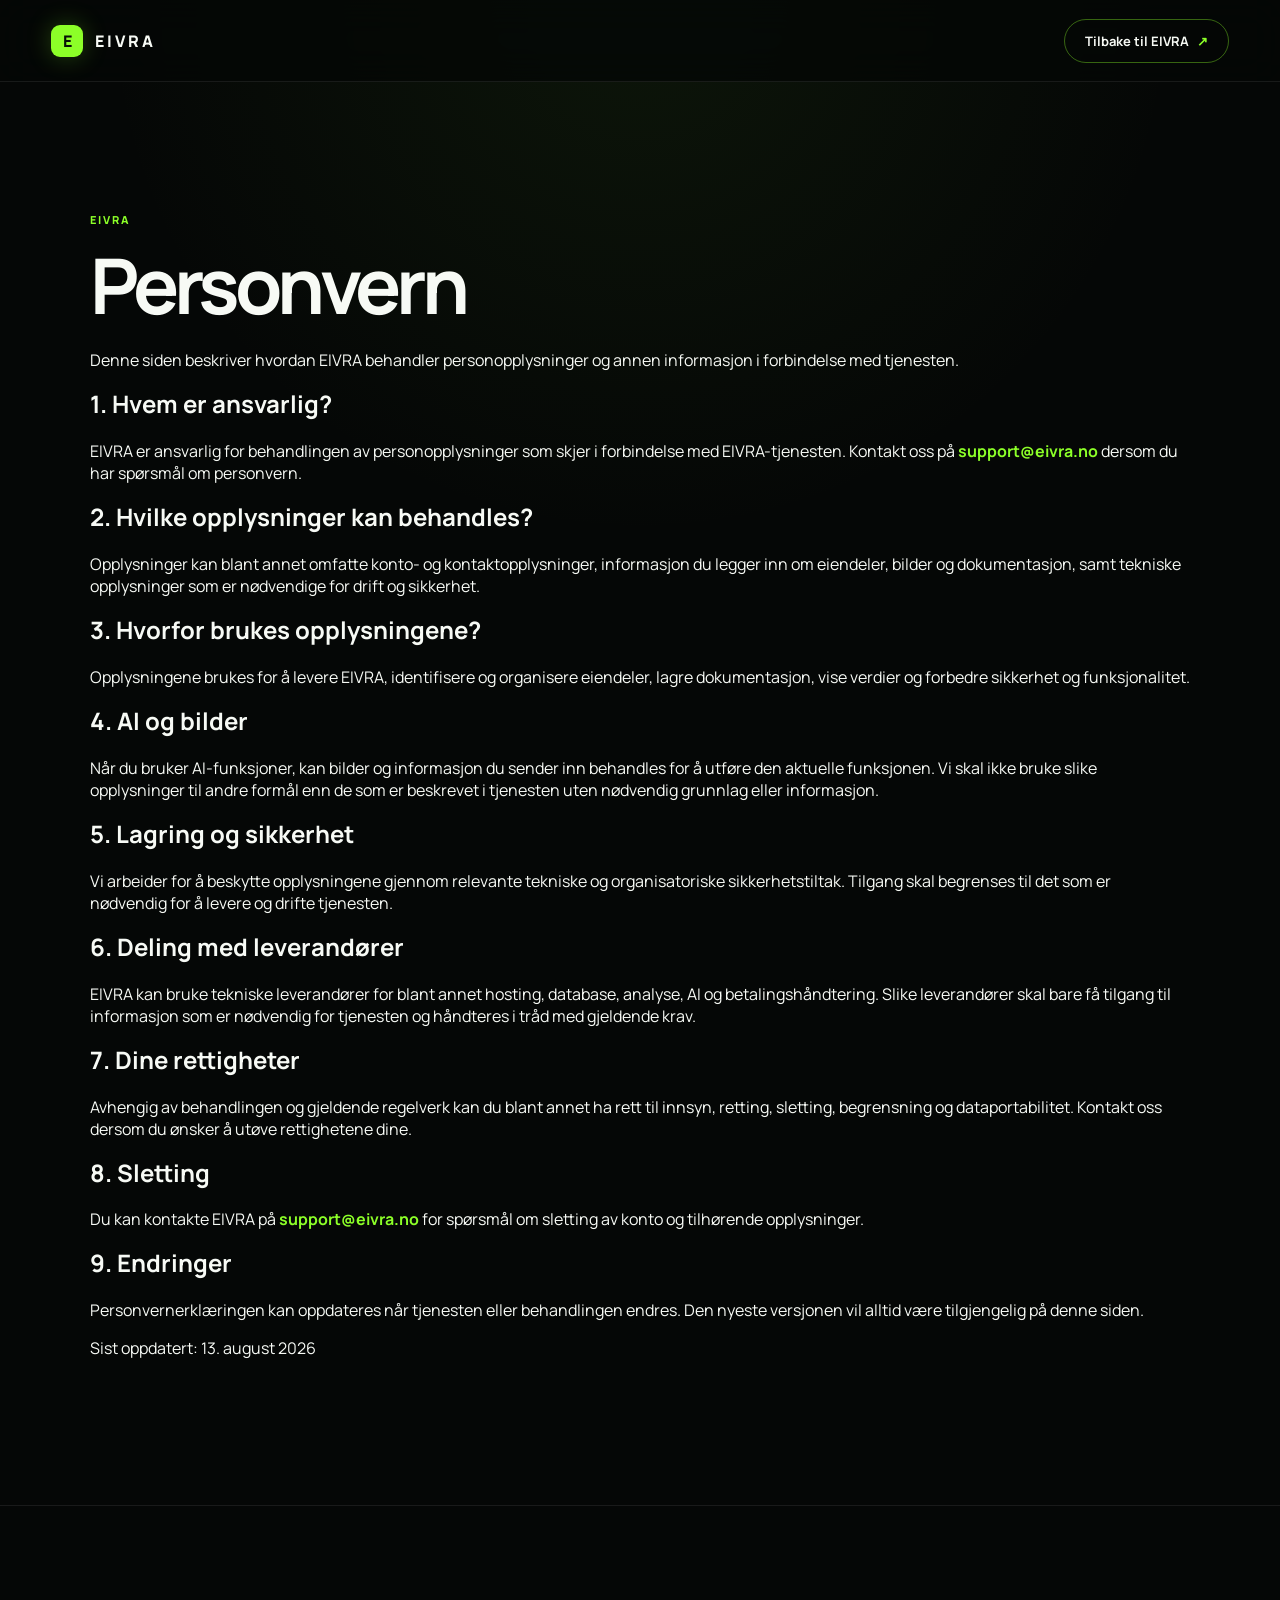
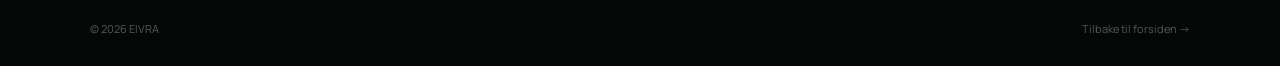
<file: personvern.html>
<!doctype html>
<html lang="no">
<head>
  <meta charset="utf-8">
  <meta name="viewport" content="width=device-width, initial-scale=1">
  <meta name="description" content="Personvernerklæring for EIVRA.">
  <title>Personvern — EIVRA</title>
  <link rel="stylesheet" href="styles.css">
</head>
<body>
  <header class="nav scrolled">
    <a class="brand" href="index.html" aria-label="EIVRA hjem"><span class="brand-mark">E</span><span>EIVRA</span></a>
    <a class="nav-cta" href="index.html">Tilbake til EIVRA <span>↗</span></a>
  </header>
  <main>
    <section class="section legal">
      <div class="eyebrow">EIVRA</div>
      <h1>Personvern</h1>
      <p class="legal-lead">Denne siden beskriver hvordan EIVRA behandler personopplysninger og annen informasjon i forbindelse med tjenesten.</p>

      <h2>1. Hvem er ansvarlig?</h2>
      <p>EIVRA er ansvarlig for behandlingen av personopplysninger som skjer i forbindelse med EIVRA-tjenesten. Kontakt oss på <a class="text-link" href="mailto:support@eivra.no">support@eivra.no</a> dersom du har spørsmål om personvern.</p>

      <h2>2. Hvilke opplysninger kan behandles?</h2>
      <p>Opplysninger kan blant annet omfatte konto- og kontaktopplysninger, informasjon du legger inn om eiendeler, bilder og dokumentasjon, samt tekniske opplysninger som er nødvendige for drift og sikkerhet.</p>

      <h2>3. Hvorfor brukes opplysningene?</h2>
      <p>Opplysningene brukes for å levere EIVRA, identifisere og organisere eiendeler, lagre dokumentasjon, vise verdier og forbedre sikkerhet og funksjonalitet.</p>

      <h2>4. AI og bilder</h2>
      <p>Når du bruker AI-funksjoner, kan bilder og informasjon du sender inn behandles for å utføre den aktuelle funksjonen. Vi skal ikke bruke slike opplysninger til andre formål enn de som er beskrevet i tjenesten uten nødvendig grunnlag eller informasjon.</p>

      <h2>5. Lagring og sikkerhet</h2>
      <p>Vi arbeider for å beskytte opplysningene gjennom relevante tekniske og organisatoriske sikkerhetstiltak. Tilgang skal begrenses til det som er nødvendig for å levere og drifte tjenesten.</p>

      <h2>6. Deling med leverandører</h2>
      <p>EIVRA kan bruke tekniske leverandører for blant annet hosting, database, analyse, AI og betalingshåndtering. Slike leverandører skal bare få tilgang til informasjon som er nødvendig for tjenesten og håndteres i tråd med gjeldende krav.</p>

      <h2>7. Dine rettigheter</h2>
      <p>Avhengig av behandlingen og gjeldende regelverk kan du blant annet ha rett til innsyn, retting, sletting, begrensning og dataportabilitet. Kontakt oss dersom du ønsker å utøve rettighetene dine.</p>

      <h2>8. Sletting</h2>
      <p>Du kan kontakte EIVRA på <a class="text-link" href="mailto:support@eivra.no">support@eivra.no</a> for spørsmål om sletting av konto og tilhørende opplysninger.</p>

      <h2>9. Endringer</h2>
      <p>Personvernerklæringen kan oppdateres når tjenesten eller behandlingen endres. Den nyeste versjonen vil alltid være tilgjengelig på denne siden.</p>

      <p class="legal-updated">Sist oppdatert: 13. august 2026</p>
    </section>
  </main>
  <footer class="footer"><div class="footer-bottom"><span>© <span id="year"></span> EIVRA</span><a href="index.html">Tilbake til forsiden →</a></div></footer>
  <script src="script.js"></script>
</body>
</html>
</file>
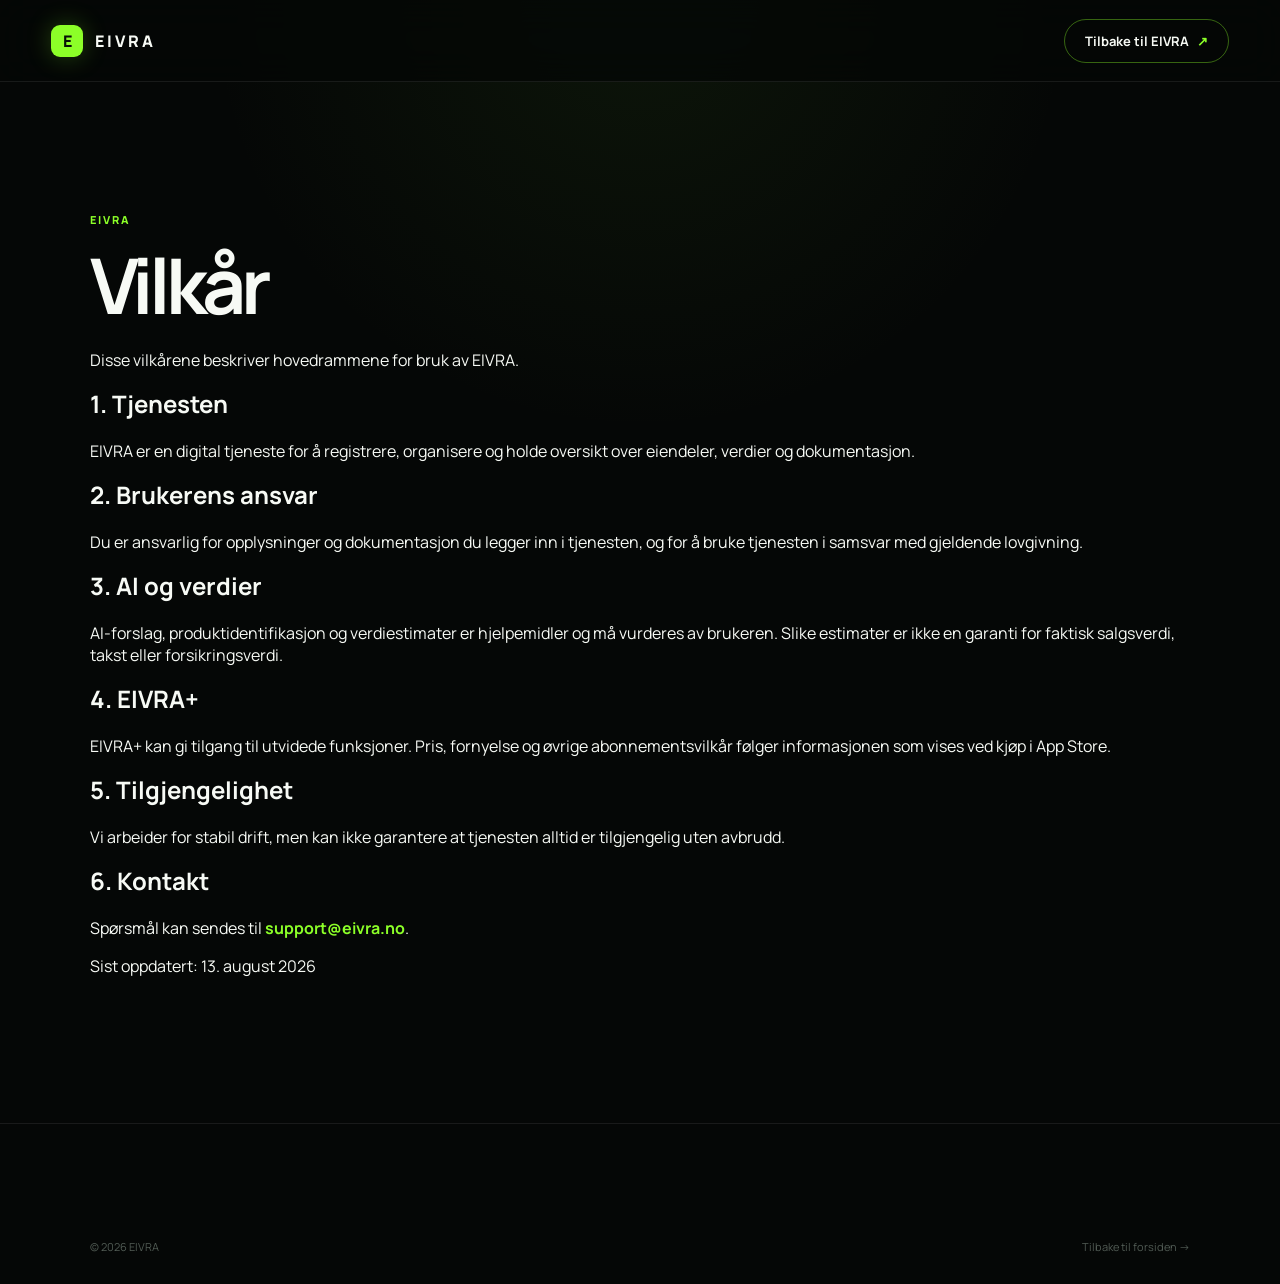
<file: vilkar.html>
<!doctype html>
<html lang="no">
<head>
  <meta charset="utf-8">
  <meta name="viewport" content="width=device-width, initial-scale=1">
  <meta name="description" content="Vilkår for EIVRA.">
  <title>Vilkår — EIVRA</title>
  <link rel="stylesheet" href="styles.css">
</head>
<body>
  <header class="nav scrolled">
    <a class="brand" href="index.html" aria-label="EIVRA hjem"><span class="brand-mark">E</span><span>EIVRA</span></a>
    <a class="nav-cta" href="index.html">Tilbake til EIVRA <span>↗</span></a>
  </header>
  <main>
    <section class="section legal">
      <div class="eyebrow">EIVRA</div>
      <h1>Vilkår</h1>
      <p class="legal-lead">Disse vilkårene beskriver hovedrammene for bruk av EIVRA.</p>

      <h2>1. Tjenesten</h2>
      <p>EIVRA er en digital tjeneste for å registrere, organisere og holde oversikt over eiendeler, verdier og dokumentasjon.</p>

      <h2>2. Brukerens ansvar</h2>
      <p>Du er ansvarlig for opplysninger og dokumentasjon du legger inn i tjenesten, og for å bruke tjenesten i samsvar med gjeldende lovgivning.</p>

      <h2>3. AI og verdier</h2>
      <p>AI-forslag, produktidentifikasjon og verdiestimater er hjelpemidler og må vurderes av brukeren. Slike estimater er ikke en garanti for faktisk salgsverdi, takst eller forsikringsverdi.</p>

      <h2>4. EIVRA+</h2>
      <p>EIVRA+ kan gi tilgang til utvidede funksjoner. Pris, fornyelse og øvrige abonnementsvilkår følger informasjonen som vises ved kjøp i App Store.</p>

      <h2>5. Tilgjengelighet</h2>
      <p>Vi arbeider for stabil drift, men kan ikke garantere at tjenesten alltid er tilgjengelig uten avbrudd.</p>

      <h2>6. Kontakt</h2>
      <p>Spørsmål kan sendes til <a class="text-link" href="mailto:support@eivra.no">support@eivra.no</a>.</p>

      <p class="legal-updated">Sist oppdatert: 13. august 2026</p>
    </section>
  </main>
  <footer class="footer"><div class="footer-bottom"><span>© <span id="year"></span> EIVRA</span><a href="index.html">Tilbake til forsiden →</a></div></footer>
  <script src="script.js"></script>
</body>
</html>
</file>
<file: styles.css>
@import url('https://fonts.googleapis.com/css2?family=Manrope:wght@400;500;600;700;800&display=swap');

:root {
  --bg: #050706;
  --bg-soft: #090d0a;
  --card: #0b110d;
  --card-2: #0d1510;

  --green: #8cff28;
  --green-bright: #9aff32;
  --green-dark: #173119;
  --green-glow: rgba(140, 255, 40, .28);

  --white: #f7faf5;
  --muted: #8d9990;
  --line: rgba(150, 255, 80, .16);

  --radius: 28px;
}

* {
  box-sizing: border-box;
}

html {
  scroll-behavior: smooth;
}

body {
  margin: 0;
  background:
    radial-gradient(circle at 50% 0%, rgba(80, 150, 40, .10), transparent 30%),
    var(--bg);
  color: var(--white);
  font-family: 'Manrope', Arial, sans-serif;
  overflow-x: hidden;
}

a {
  color: inherit;
  text-decoration: none;
}

button {
  font: inherit;
}

.noise {
  position: fixed;
  inset: 0;
  pointer-events: none;
  opacity: .035;
  z-index: 100;
  background-image:
    url("data:image/svg+xml,%3Csvg viewBox='0 0 180 180' xmlns='http://www.w3.org/2000/svg'%3E%3Cfilter id='n'%3E%3CfeTurbulence type='fractalNoise' baseFrequency='.8' numOctaves='3' stitchTiles='stitch'/%3E%3C/filter%3E%3Crect width='100%25' height='100%25' filter='url(%23n)' opacity='.5'/%3E%3C/svg%3E");
}

.cursor-glow {
  position: fixed;
  width: 360px;
  height: 360px;
  border-radius: 50%;
  pointer-events: none;
  z-index: 2;
  transform: translate(-50%, -50%);
  background: radial-gradient(
    circle,
    rgba(140,255,40,.13) 0%,
    rgba(140,255,40,.05) 25%,
    transparent 68%
  );
  mix-blend-mode: screen;
}


/* NAV */

.nav {
  height: 82px;
  padding: 0 4%;
  display: flex;
  align-items: center;
  justify-content: space-between;
  border-bottom: 1px solid rgba(255,255,255,.08);
  position: sticky;
  top: 0;
  z-index: 50;
  background: rgba(5,7,6,.78);
  backdrop-filter: blur(18px);
}

.brand {
  display: flex;
  align-items: center;
  gap: 12px;
  font-size: 16px;
  font-weight: 800;
  letter-spacing: .18em;
}

.brand-mark {
  width: 32px;
  height: 32px;
  display: grid;
  place-items: center;
  background: var(--green);
  color: #071006;
  border-radius: 9px;
  font-weight: 900;
  letter-spacing: 0;
  box-shadow: 0 0 25px rgba(140,255,40,.25);
}

.nav-links {
  display: flex;
  gap: 38px;
}

.nav-links a {
  color: #9aa39c;
  font-size: 13px;
  font-weight: 600;
  transition: .25s ease;
}

.nav-links a:hover {
  color: var(--green);
}

.nav-cta {
  border: 1px solid rgba(140,255,40,.38);
  padding: 12px 20px;
  border-radius: 999px;
  font-size: 13px;
  font-weight: 700;
  transition: .25s ease;
}

.nav-cta:hover {
  background: var(--green);
  color: #071006;
  box-shadow: 0 0 30px rgba(140,255,40,.25);
}

.nav-cta span {
  color: var(--green);
  margin-left: 5px;
}

.nav-cta:hover span {
  color: #071006;
}

.menu {
  display: none;
}


/* HERO */

.hero {
  min-height: 720px;
  max-width: 1400px;
  margin: auto;
  padding: 100px 7%;
  display: grid;
  grid-template-columns: 1.1fr .9fr;
  align-items: center;
  gap: 50px;
  position: relative;
}

.hero-copy {
  position: relative;
  z-index: 3;
}

.eyebrow {
  color: var(--green);
  font-size: 11px;
  font-weight: 800;
  letter-spacing: .18em;
  margin-bottom: 22px;
}

.pulse {
  display: inline-block;
  width: 7px;
  height: 7px;
  background: var(--green);
  border-radius: 50%;
  margin-right: 10px;
  box-shadow: 0 0 15px var(--green);
}

h1,
h2,
h3,
p {
  margin-top: 0;
}

h1 {
  font-size: clamp(58px, 6vw, 94px);
  line-height: .94;
  letter-spacing: -.065em;
  max-width: 850px;
  margin-bottom: 28px;
}

h1 em,
h2 em {
  color: var(--green);
  font-style: normal;
}

.hero-text {
  color: #9ba49d;
  font-size: 17px;
  line-height: 1.75;
  max-width: 620px;
}

.hero-actions {
  display: flex;
  gap: 12px;
  margin-top: 34px;
}

.button {
  display: inline-flex;
  align-items: center;
  justify-content: center;
  gap: 12px;
  border-radius: 12px;
  padding: 15px 22px;
  font-weight: 800;
  font-size: 14px;
  border: 1px solid transparent;
  cursor: pointer;
  transition: .25s ease;
}

.button.primary {
  background: var(--green);
  color: #071006;
  box-shadow: 0 0 30px rgba(140,255,40,.15);
}

.button.primary:hover {
  transform: translateY(-2px);
  box-shadow: 0 0 45px rgba(140,255,40,.32);
}

.button.ghost {
  border-color: rgba(255,255,255,.14);
  color: #d9ddd9;
}

.button.ghost:hover {
  border-color: var(--green);
  color: var(--green);
}

.hero-note {
  margin-top: 24px;
  display: flex;
  gap: 18px;
  color: #6f7971;
  font-size: 11px;
}

.hero-note span {
  color: var(--green);
}


/* PHONE */

.hero-visual {
  min-height: 540px;
  display: grid;
  place-items: center;
  position: relative;
}

.orb {
  position: absolute;
  border-radius: 50%;
  filter: blur(40px);
}

.orb-a {
  width: 320px;
  height: 320px;
  background: rgba(110,255,30,.13);
}

.orb-b {
  width: 200px;
  height: 200px;
  background: rgba(0,255,130,.08);
  right: 0;
  bottom: 20px;
}

.phone {
  width: 300px;
  min-height: 560px;
  border: 1px solid rgba(255,255,255,.18);
  border-radius: 38px;
  padding: 22px;
  transform: rotate(5deg);
  background:
    linear-gradient(145deg, rgba(24,31,28,.95), rgba(7,11,9,.98));
  box-shadow:
    0 35px 100px rgba(0,0,0,.7),
    0 0 70px rgba(140,255,40,.08);
  position: relative;
  z-index: 3;
}

.phone-top {
  display: flex;
  justify-content: space-between;
  color: #aeb6af;
  font-size: 9px;
  margin-bottom: 30px;
}

.phone-greeting {
  font-size: 13px;
  color: #9ba59d;
  margin-bottom: 12px;
}

.value-card {
  padding: 20px;
  border-radius: 19px;
  background: linear-gradient(145deg, #162b1d, #0d1811);
  border: 1px solid rgba(140,255,40,.2);
}

.value-card small {
  display: block;
  color: #93a097;
  font-size: 10px;
}

.value-card strong {
  display: block;
  font-size: 25px;
  margin: 9px 0;
}

.trend {
  color: var(--green);
  font-size: 9px;
}

.mini-grid {
  display: grid;
  grid-template-columns: 1fr 1fr;
  gap: 8px;
  margin: 10px 0;
}

.mini-grid div {
  padding: 14px;
  background: rgba(255,255,255,.025);
  border-radius: 13px;
}

.mini-grid b {
  display: block;
  font-size: 18px;
}

.mini-grid span {
  color: #768078;
  font-size: 8px;
}

.asset {
  display: grid;
  grid-template-columns: 32px 1fr auto;
  gap: 9px;
  align-items: center;
  padding: 15px 0;
  border-bottom: 1px solid rgba(255,255,255,.08);
}

.asset-icon {
  width: 31px;
  height: 31px;
  display: grid;
  place-items: center;
  border-radius: 10px;
  background: #17241a;
  color: var(--green);
}

.asset b {
  display: block;
  font-size: 10px;
}

.asset span {
  color: #6f7a71;
  font-size: 7px;
}

.asset strong {
  font-size: 9px;
}

.scan {
  margin-top: 18px;
  padding: 13px;
  border: 1px dashed rgba(140,255,40,.25);
  border-radius: 13px;
  color: #94a096;
  text-align: center;
  font-size: 9px;
}

.scan span {
  color: var(--green);
}


/* TICKER */

.ticker {
  border-top: 1px solid rgba(255,255,255,.08);
  border-bottom: 1px solid rgba(255,255,255,.08);
  padding: 20px;
  display: flex;
  justify-content: center;
  flex-wrap: wrap;
  gap: 20px;
  color: #69736b;
  font-size: 10px;
  font-weight: 800;
  letter-spacing: .16em;
}

.ticker i {
  color: var(--green);
  font-style: normal;
}


/* SECTIONS */

.section {
  max-width: 1400px;
  margin: auto;
  padding: 130px 7%;
}

.section-head {
  display: grid;
  grid-template-columns: 1fr .8fr;
  gap: 80px;
  align-items: end;
  margin-bottom: 60px;
}

.section-head h2 {
  font-size: clamp(45px, 5vw, 72px);
  line-height: .95;
  letter-spacing: -.055em;
  margin-bottom: 0;
}

.section-head p {
  color: #7f8981;
  line-height: 1.8;
  max-width: 550px;
}


/* FEATURES */

.feature-grid {
  display: grid;
  grid-template-columns: repeat(3, 1fr);
  gap: 14px;
}

.feature {
  padding: 34px;
  min-height: 270px;
  border: 1px solid rgba(255,255,255,.08);
  border-radius: var(--radius);
  background: linear-gradient(145deg, #0a0f0c, #080b09);
  transition: .3s ease;
}

.feature:hover {
  transform: translateY(-5px);
  border-color: rgba(140,255,40,.28);
  box-shadow: 0 25px 60px rgba(0,0,0,.3);
}

.feature-large {
  grid-column: span 2;
}

.feature-icon {
  color: var(--green);
  font-size: 25px;
  margin-bottom: 35px;
}

.feature h3 {
  font-size: 22px;
  letter-spacing: -.03em;
}

.feature p {
  color: #78827a;
  line-height: 1.7;
  font-size: 14px;
}

.feature-chip {
  color: var(--green);
  font-size: 9px;
  font-weight: 800;
  letter-spacing: .15em;
  margin-top: 25px;
}


/* DARK SECTION */

.dark-section {
  padding: 130px 7%;
  background:
    radial-gradient(circle at 50% 0%, rgba(120,255,50,.08), transparent 35%),
    #070a08;
  border-top: 1px solid rgba(255,255,255,.05);
  border-bottom: 1px solid rgba(255,255,255,.05);
}

.dark-section .section-head,
.dark-section .steps {
  max-width: 1200px;
  margin-left: auto;
  margin-right: auto;
}

.section-head.light p {
  color: #68726a;
}

.steps {
  display: grid;
  grid-template-columns: repeat(3, 1fr);
  gap: 15px;
}

.step {
  padding: 35px;
  border-left: 1px solid rgba(140,255,40,.18);
}

.step > span {
  color: var(--green);
  font-size: 12px;
  font-weight: 800;
}

.step h3 {
  font-size: 25px;
  margin: 40px 0 12px;
}

.step p {
  color: #747e76;
  line-height: 1.7;
}


/* PLUS */

.plus-card {
  padding: 70px;
  border-radius: 34px;
  background:
    radial-gradient(circle at 80% 20%, rgba(140,255,40,.15), transparent 30%),
    linear-gradient(145deg, #0c1510, #08100b);
  border: 1px solid rgba(140,255,40,.18);
}

.plus-card h2 {
  font-size: clamp(48px, 6vw, 80px);
  line-height: .95;
  letter-spacing: -.06em;
  margin-bottom: 25px;
}

.plus-card p {
  color: #7d877f;
}

.plus-price {
  margin: 40px 0;
  display: flex;
  align-items: baseline;
  gap: 8px;
}

.plus-price strong {
  font-size: 52px;
  color: var(--green);
}

.plus-price span {
  color: #68736b;
}

.plus-features {
  display: grid;
  grid-template-columns: repeat(2, 1fr);
  gap: 13px;
  color: #bbc3bc;
}

.plus-features span::first-letter {
  color: var(--green);
}


/* SECURITY */

.split {
  display: grid;
  grid-template-columns: 1fr 1fr;
  gap: 15px;
}

.security-card,
.quote-card {
  border: 1px solid rgba(255,255,255,.08);
  border-radius: var(--radius);
  padding: 60px;
  min-height: 430px;
  background: #080c09;
}

.security-card h2 {
  font-size: clamp(45px, 5vw, 70px);
  line-height: .95;
  letter-spacing: -.06em;
}

.security-card p {
  color: #788179;
  line-height: 1.8;
  max-width: 600px;
}

.text-link {
  color: var(--green);
  font-weight: 700;
}

.quote-card {
  display: flex;
  flex-direction: column;
  justify-content: center;
  background:
    radial-gradient(circle at 50% 40%, rgba(140,255,40,.08), transparent 50%),
    #080c09;
}

.quote-mark {
  font-size: 80px;
  color: var(--green);
  line-height: .5;
}

blockquote {
  font-size: 35px;
  line-height: 1.1;
  letter-spacing: -.04em;
  max-width: 500px;
}

.quote-card > span {
  color: #68726b;
}


/* CTA */

.cta-section {
  max-width: 1100px;
  margin: 80px auto 130px;
  padding: 100px 30px;
  text-align: center;
  border: 1px solid rgba(140,255,40,.2);
  border-radius: 32px;
  position: relative;
  overflow: hidden;
  background:
    radial-gradient(circle at 50% 20%, rgba(140,255,40,.14), transparent 35%),
    #080c09;
}

.cta-section h2 {
  font-size: clamp(52px, 7vw, 92px);
  line-height: .92;
  letter-spacing: -.065em;
  margin-bottom: 25px;
}

.cta-section p {
  color: #7b857d;
  margin-bottom: 30px;
}

.button.big {
  min-width: 180px;
}

.support-line {
  margin-top: 15px;
  display: flex;
  justify-content: center;
  align-items: center;
  gap: 16px;
  color: #8c958e;
  font-size: 13px;
}

.support-line a:hover {
  color: var(--green);
}

.support-divider {
  width: 1px;
  height: 17px;
  background: rgba(255,255,255,.15);
}


/* FOOTER */

.footer {
  max-width: 1400px;
  margin: auto;
  padding: 60px 7% 30px;
  border-top: 1px solid rgba(255,255,255,.08);
}

.footer-brand p {
  color: #69736b;
  font-size: 13px;
}

.footer-links {
  display: flex;
  gap: 28px;
  margin-top: 35px;
  color: #778078;
  font-size: 13px;
}

.footer-links a:hover {
  color: var(--green);
}

.footer-bottom {
  display: flex;
  justify-content: space-between;
  margin-top: 55px;
  color: #515b54;
  font-size: 11px;
}


/* MODAL */

.modal {
  position: fixed;
  inset: 0;
  z-index: 200;
  display: none;
  align-items: center;
  justify-content: center;
  padding: 20px;
}

.modal.active {
  display: flex;
}

.modal-backdrop {
  position: absolute;
  inset: 0;
  background: rgba(0,0,0,.78);
  backdrop-filter: blur(14px);
}


/*
   VANLIG VISITTKORT-FORMAT
   ca. 1.75 : 1
*/
.business-card {
  width: min(720px, 94vw);
  aspect-ratio: 1.75 / 1;
  min-height: 390px;
  position: relative;
  z-index: 2;
  border-radius: 24px;
  padding: 30px;
  overflow: hidden;

  background:
    radial-gradient(circle at 85% 15%, rgba(140,255,40,.16), transparent 30%),
    linear-gradient(145deg, #0c130e, #060906);

  border: 1px solid rgba(140,255,40,.35);

  box-shadow:
    0 40px 120px rgba(0,0,0,.8),
    0 0 70px rgba(140,255,40,.13);

  transform: scale(.96);
  opacity: 0;
  transition: .25s ease;
}

.modal.active .business-card {
  transform: scale(1);
  opacity: 1;
}

.modal-close {
  position: absolute;
  top: 18px;
  right: 20px;
  width: 38px;
  height: 38px;
  border: 0;
  border-radius: 50%;
  background: rgba(255,255,255,.06);
  color: white;
  font-size: 27px;
  line-height: 1;
  cursor: pointer;
  transition: .2s ease;
}

.modal-close:hover {
  background: var(--green);
  color: #071006;
}

.card-top {
  border-bottom: 1px solid rgba(255,255,255,.09);
  padding-bottom: 20px;
  margin-bottom: 20px;
}

.card-logo {
  display: flex;
  align-items: center;
  gap: 12px;
}

.card-logo span {
  width: 42px;
  height: 42px;
  display: grid;
  place-items: center;
  border-radius: 11px;
  background: var(--green);
  color: #071006;
  font-weight: 900;
  font-size: 19px;
}

.card-logo strong {
  font-size: 20px;
  letter-spacing: .16em;
}

.card-content {
  display: grid;
  grid-template-columns: 1fr 180px;
  gap: 25px;
}

.contact-row {
  display: flex;
  align-items: center;
  gap: 13px;
  margin-bottom: 13px;
}

.contact-icon {
  width: 30px;
  height: 30px;
  display: grid;
  place-items: center;
  border-radius: 8px;
  color: var(--green);
  background: rgba(140,255,40,.07);
  flex: 0 0 auto;
}

.contact-row small {
  display: block;
  color: #68736b;
  font-size: 9px;
  margin-bottom: 3px;
}

.contact-row strong,
.contact-row a {
  display: block;
  color: #f0f3ef;
  font-size: 12px;
  font-weight: 700;
}

.contact-row a:hover {
  color: var(--green);
}

.qr-area {
  display: flex;
  flex-direction: column;
  align-items: center;
  justify-content: center;
  gap: 7px;
}

#qrcode {
  width: 125px;
  height: 125px;
  padding: 7px;
  background: white;
  border-radius: 10px;
}

#qrcode img,
#qrcode canvas {
  width: 111px !important;
  height: 111px !important;
}

.qr-area span {
  color: #68736b;
  font-size: 8px;
}

.vcard-button {
  width: 100%;
  margin-top: 17px;
  padding: 11px;
  border: 1px solid rgba(140,255,40,.22);
  border-radius: 11px;
  background: rgba(140,255,40,.05);
  color: var(--green);
  cursor: pointer;
  font-size: 11px;
  font-weight: 800;
  transition: .2s ease;
}

.vcard-button:hover {
  background: var(--green);
  color: #071006;
}


/* MOBILE */

@media (max-width: 900px) {

  .nav-links,
  .nav-cta {
    display: none;
  }

  .menu {
    display: block;
    background: none;
    border: 0;
    color: white;
    font-size: 22px;
  }

  .hero {
    grid-template-columns: 1fr;
    padding-top: 70px;
  }

  .hero-visual {
    min-height: 580px;
  }

  .section-head {
    grid-template-columns: 1fr;
    gap: 25px;
  }

  .feature-grid {
    grid-template-columns: 1fr;
  }

  .feature-large {
    grid-column: span 1;
  }

  .steps {
    grid-template-columns: 1fr;
  }

  .split {
    grid-template-columns: 1fr;
  }

  .plus-features {
    grid-template-columns: 1fr;
  }

  .business-card {
    aspect-ratio: auto;
    min-height: auto;
    padding: 25px;
  }

  .card-content {
    grid-template-columns: 1fr;
  }

  .qr-area {
    flex-direction: row;
    justify-content: flex-start;
  }

  #qrcode {
    width: 100px;
    height: 100px;
  }

  #qrcode img,
  #qrcode canvas {
    width: 86px !important;
    height: 86px !important;
  }

}

@media (max-width: 600px) {

  h1 {
    font-size: 52px;
  }

  .hero {
    padding-left: 5%;
    padding-right: 5%;
  }

  .section {
    padding: 90px 5%;
  }

  .hero-actions {
    flex-direction: column;
  }

  .hero-actions .button {
    width: 100%;
  }

  .hero-note {
    flex-direction: column;
    gap: 7px;
  }

  .phone {
    transform: rotate(2deg) scale(.9);
  }

  .security-card,
  .quote-card,
  .plus-card {
    padding: 35px;
  }

  .support-line {
    flex-direction: column;
    gap: 8px;
  }

  .support-divider {
    display: none;
  }

  .footer-links {
    flex-wrap: wrap;
  }

  .footer-bottom {
    flex-direction: column;
    gap: 10px;
  }

  .business-card {
    width: 96vw;
    border-radius: 20px;
  }

}

/* =========================================
   MOBIL HAMBURGER-MENY
========================================= */

@media (max-width: 800px) {

  /* Hamburgerknappen */
  .menu {
    display: flex !important;
    align-items: center;
    justify-content: center;
    cursor: pointer;
    position: relative;
    z-index: 1001;
  }

  /* Menyen er skjult normalt */
  .nav-links {
    display: none !important;
  }

  /* MENYEN ÅPNES */
  .nav-links.mobile-open {
    display: flex !important;
    flex-direction: column;
    align-items: stretch;
    gap: 0;

    position: absolute;
    top: 100%;
    left: 0;
    right: 0;

    padding: 20px;

    background: rgba(5, 10, 5, 0.98);
    border-top: 1px solid rgba(130, 255, 40, 0.15);
    border-bottom: 1px solid rgba(130, 255, 40, 0.15);

    z-index: 1000;
  }

  .nav-links.mobile-open a {
    display: block;
    width: 100%;
    padding: 14px 8px;
  }

}
</file>
